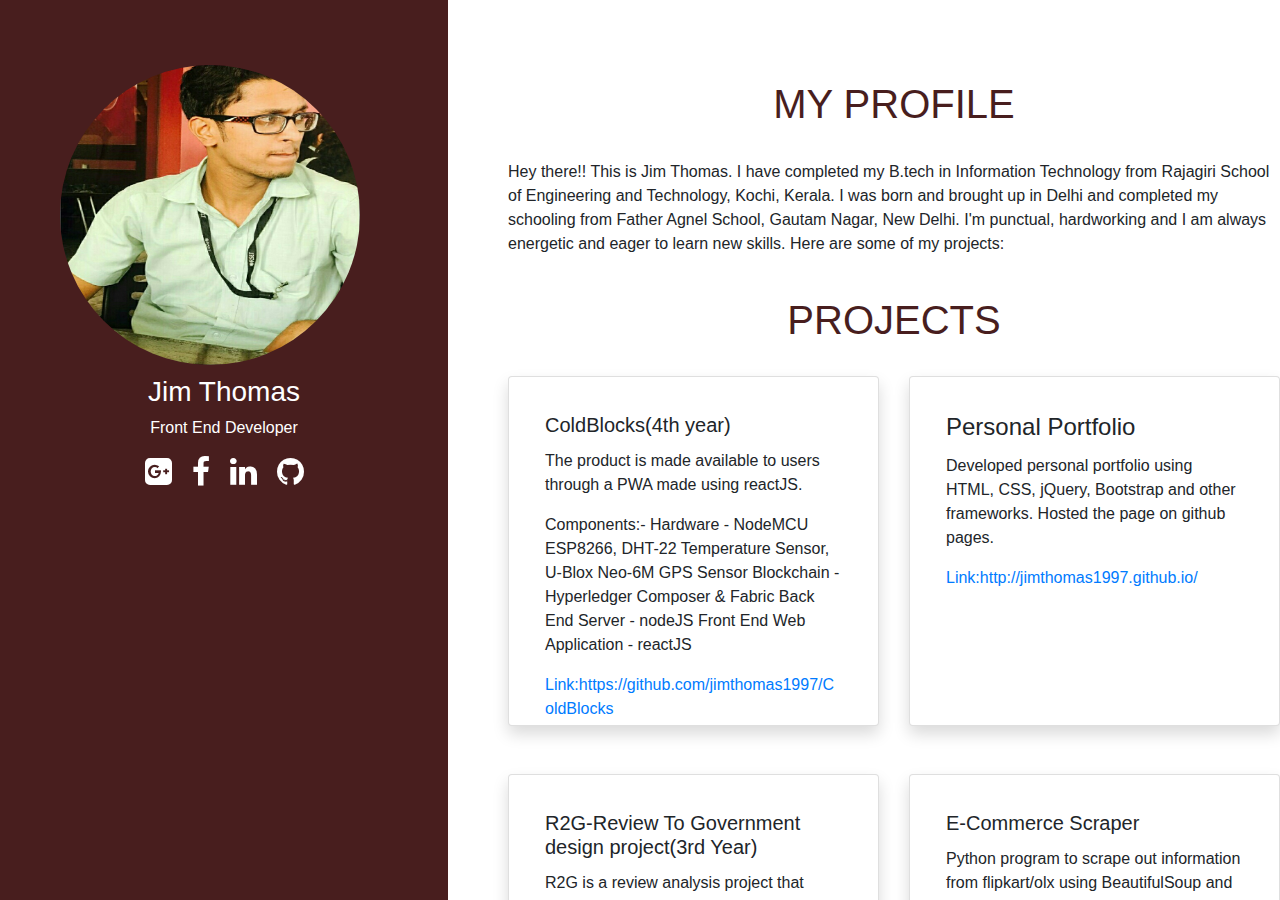
<file: index.html>
<!DOCTYPE html>
<html>

<head>
    <link rel="stylesheet" href="main.css">
    <meta name="viewport" content="width=device-width, initial-scale=1.0">
    <link rel="icon" type="image/png" href="jim-logo.png">
    <meta name="keywords" content="Jim Thomas, Jim, Engineer, Software Engineer, Engineering, Developer, India, kerala Rajagiri, Rajagiri School of Engineering and Technology,
	Front End Developer, Web Scraping, Web Scraping in python, AngularJS, reactJs, Rajagiri Front End Developer,
	Information Technology, IT, it,  Rset, User interface, jmthms833@gmail.com Delhi, New Delhi, kochi, kottayam, HTML, CSS, JavaScript">
    <meta name="description" content="Hey! This is Jim Thomas, Front End Developer. I have completed my Engineering from
	Rajagiri School of Engineering and Technology">
    <meta property="og:image" content="https://user-images.githubusercontent.com/41678679/93890097-997e2180-fd07-11ea-998e-49adaa3a0759.jpg" />
    <link href="https://fonts.googleapis.com/css?family=Open+Sans:300,600,700&display=swap" rel="stylesheet">
    <link rel="stylesheet" href="https://maxcdn.bootstrapcdn.com/bootstrap/4.3.1/css/bootstrap.min.css">
    <script src="https://ajax.googleapis.com/ajax/libs/jquery/3.4.1/jquery.min.js"></script>
    <script src="https://cdnjs.cloudflare.com/ajax/libs/popper.js/1.14.7/umd/popper.min.js"></script>
    <script src="https://maxcdn.bootstrapcdn.com/bootstrap/4.3.1/js/bootstrap.min.js"></script>
    <link rel="stylesheet" href="https://cdnjs.cloudflare.com/ajax/libs/font-awesome/4.7.0/css/font-awesome.min.css">
    <link rel="stylesheet" href="https://cdnjs.cloudflare.com/ajax/libs/animate.css/3.5.2/animate.min.css">
    <link href="https://unpkg.com/aos@2.3.1/dist/aos.css" rel="stylesheet">
    <title>Jim Thomas | Front End Developer | Rajagiri</title>
</head>

<body>
    <div class="container">
        <div>
            <div class="split left ">
                <div class="header-container">
                    <img src="jim.jpg" class="section-one--img" />
                    <div class="text-container">
                        <h3 class="text-white text-center">Jim Thomas</h3>
                        <p class="text-white text-center">Front End Developer</p>
                    </div>
                </div>
                <div class="left-fixed-icons">
                    <a href="mailto:jmthms833@gmail.com" target="_blank"><i style=color:white class="fa fa-2x fa-google-plus-square" data-aos="fade-up" data-aos-delay="300"
					data-aos-offset="-300"></i></a>
                    <a href="https://www.facebook.com/profile.php?id=100001721288539" target="_blank"><i style=color:white class="fa fa-2x fa-facebook-f" data-aos="fade-up" data-aos-delay="350"
					data-aos-offset="-300"></i></a>
                    <a href="https://www.linkedin.com/in/jim-thomas97/" target="_blank"><i style=color:white class="fa fa-2x fa-linkedin" data-aos="fade-up" data-aos-delay="400"
					data-aos-offset="-300"></i></a>
                    <a href="https://github.com/jimthomas1997" target="_blank"><i style=color:white class="fa fa-2x fa-github" data-aos="fade-up" data-aos-delay="450"
					data-aos-offset="-300"></i></a>
                </div>

            </div>




            <div class="split right">

                <section class="section-one">
                    <h1>MY PROFILE</h1>
                    <br>
                    <div class="section-one--para">
                        <p>Hey there!! This is Jim Thomas. I have completed my B.tech in Information Technology from Rajagiri School of Engineering and Technology, Kochi, Kerala. I was born and brought up in Delhi and completed my schooling from Father Agnel
                            School, Gautam Nagar, New Delhi. I'm punctual, hardworking and I am always energetic and eager to learn new skills. Here are some of my projects:
                        </p>
                    </div><br>
                    <h1>PROJECTS</h1><br>
                    <div class="row">

                        <div class="col-sm-6">
                            <div class="card shadow p-3 mb-5 bg-white rounded ">
                                <div class="card-body">
                                    <h5 class="card-title">ColdBlocks(4th year)</h5>
                                    <p class="card-text">
                                        The product is made available to users through a PWA made using reactJS.</p>
                                    <p>Components:- Hardware - NodeMCU ESP8266, DHT-22 Temperature Sensor, U-Blox Neo-6M GPS Sensor Blockchain - Hyperledger Composer & Fabric Back End Server - nodeJS Front End Web Application - reactJS</p>
                                    <a href="https://github.com/jimthomas1997/ColdBlocks">Link:https://github.com/jimthomas1997/ColdBlocks</a>
                                </div>
                            </div>
                        </div>

                        <div class="col-sm-6">
                            <div class="card shadow p-3 mb-5 bg-white rounded">
                                <div class="card-body">
                                    <h4 class="card-title">Personal Portfolio</h4>
                                    <p class="card-text">Developed personal portfolio using HTML, CSS, jQuery, Bootstrap and other frameworks. Hosted the page on github pages.</p>
                                    <a href="http://jimthomas1997.github.io/">Link:http://jimthomas1997.github.io/</a>
                                </div>
                            </div>
                        </div>

                        <div class="col-sm-6">
                            <div class="card shadow p-3 mb-5 bg-white rounded">
                                <div class="card-body">
                                    <h5 class="card-title">R2G-Review To Government design project(3rd Year)</h5>
                                    <p class="card-text">R2G is a review analysis project that scrapes reviews using scrapy and then analyses them using VADER. Reviews were scraped from consumer forum websites. Plotting of results was done using matplotlib. </p>

                                </div>
                            </div>
                        </div>

                        <div class="col-sm-6">
                            <div class="card shadow p-3 mb-5 bg-white rounded">
                                <div class="card-body">
                                    <h5 class="card-title">E-Commerce Scraper</h5>
                                    <p class="card-text">Python program to scrape out information from flipkart/olx using BeautifulSoup and requests. </p>
                                    <h6> To install:</h6>
                                    <p>pip install beautifulsoup4, pip install requests</p>
                                    <a href="https://github.com/jimthomas1997/ecommerce-scrapper">Link:https://github.com/jimthomas1997/ecommerce-scrapper</a>
                                </div>
                            </div>
                        </div>
                    </div>

                </section>

                <section class="section-two">

                    <!-- <h1>EDUCATION</h1>
				<div class="row">
					<div class="col-sm-6">
						<div class="card">
							<div class="card-body">
								<h3 class="card-title">Btech in Information Technology(KTU)</h3>
								<h5 style=font-weight:normal class="card-text">Rajagiri School of Engineering and
									Technology, Kakkanad, Kochi</h5>
								<h5 style=font-weight:normal class="card-text">CGPA: 8.39</h5>

							</div>
						</div>
					</div>
				</div>
				<div class="row">
					<div class="col-sm-6 offset-xl-6">
						<div class="card">
							<div class="card-body">
								<h3 class="card-title">XII (CBSE)</h3>
								<h5 style=font-weight:normal class="card-text">Father Agnel School, Gautam Nagar, New
									Delhi
								</h5>
								<h5 style=font-weight:normal class="card-text">Percentage: 83.6</h5>

							</div>
						</div>
					</div>
				</div>

				<div class="row">
					<div class="col-sm-6">
						<div class="card">
							<div class="card-body">
								<h3 class="card-title">X (CBSE)</h3>
								<h5 style=font-weight:normal class="card-text">Father Agnel School, Gautam Nagar, New
									Delhi
								</h5>
								<h5 style=font-weight:normal class="card-text">CGPA: 8.4</h5>

							</div>
						</div>
					</div>
				</div> -->
                    <h1>EDUCATION</h1>
                    <section class="card-list">
                        <article class="card">
                            <header class="card-header">
                                <h3 class="card-title">Btech in Information Technology (KTU)</h3>
                            </header>
                            <div class="card-body">

                                <h5 style=font-weight:normal class="card-text">Rajagiri School of Engineering and Technology, Kakkanad, Kochi</h5>
                                <h5 style=font-weight:normal class="card-text">CGPA: 8.39</h5>
                            </div>

                        </article>



                        <article class="card">
                            <header class="card-header">
                                <h3 class="card-title">XII (CBSE)</h3>
                            </header>
                            <div class="card-body">

                                <h5 style=font-weight:normal class="card-text">Father Agnel School, Gautam Nagar, New Delhi
                                </h5>
                                <h5 style=font-weight:normal class="card-text">Percentage: 83.6</h5>

                            </div>

                        </article>




                        <article class="card">
                            <header class="card-header">
                                <h3 class="card-title">X (CBSE)</h3>
                            </header>
                            <div class="card-body">

                                <h5 style=font-weight:normal class="card-text">Father Agnel School, Gautam Nagar, New Delhi
                                </h5>
                                <h5 style=font-weight:normal class="card-text">CGPA: 8.4</h5>

                            </div>

                        </article>
                    </section>

                </section>

                <section class="section-three">
                    <h1>SKILLS</h1><br>
                    <p><b>Technical Skills: </b>C++, C, C#, Java, AngularJs, reactJs Python,javascript,PL-SQL, HTML5, CSS,jQuery,Bootstrap, Assembly Language 8085/8051</p>
                    <p><b>Operating System: </b>Windows, Ubuntu</p>
                    <p><b>Software: </b>CISCO packet tracer, star UML, KEIL-IDE</p>
                </section>


                <section class="section-four">
                    <h1>CO-CURRICULAR</h1><br>
                    <p>1st prize for UI/UX in mini hackathon(2018)</p>
                    <p>2nd position in coding competition CODE-ERA by CSI</p>
                    <p>Volunteered for Joshtalks@Kochi,2017</p>
                    <p>Volunteered for ICFOSS Fest,2018</p>
                    <p>3rd year IT branch Representative</p>
                    <p>Member of the Finance Ministry of Father Agnel School, Delhi(2016 batch)</p>
                    <p>Completed <b>NPTEL</b> Online Certification course on <b>BIG DATA COMPUTING</b> with a consolidated score of 74 %.</p>
                    <br><br> <br><br><br><br><br><br><br><br> <br><br><br><br><br><br>
                </section>

            </div>
        </div>

    </div>

    <script src="https://unpkg.com/aos@2.3.1/dist/aos.js"></script>
    <script>
        AOS.init();
    </script>


</body>

</html>
</file>
<file: main.css>
.section-one {
    padding: 60px 0 0 60px;
}

.section-two {
    padding: 120px 0 0 60px;
}

.section-three {
    padding: 120px 0 0 60px;
}

.section-four {
    padding: 120px 0 0 60px;
}

.section-one--img {
    height: 400px;
    width: 400px;
    border-radius: 750px;
    margin-top: 10%;
    margin-left: 35px;
}

h1 {
    /* padding-right: 57px; */
    color: #481E1E;
}

.section-one--para {
    /* margin-right: 20px;
	text-align: justify; */
    display: flex;
    flex-direction: column;
    justify-content: center;
}

.section-one--content_right {
    display: flex;
    flex-direction: column;
    justify-content: center;
}

.left-fixed-icons {
    display: flex;
    flex-direction: row;
    justify-content: center;
}

.left-fixed-icons .fa {
    padding: 0 10px;
    cursor: pointer;
}

h1 {
    text-align: center;
}

.section-one .card {
    height: 400px;
    margin-bottom: 30px;
    margin-right: 30px;
}


/* 
.section-two .card {
	text-align: center;
	border: none;
	height: 200px;
	margin-bottom: 30px;
	margin-right: 30px;
	width: 350px;
} */

.split {
    height: 100%;
    position: fixed;
    z-index: 1;
    top: 0;
    overflow-x: hidden;
    padding-top: 20px;
}

.left {
    width: 35%;
    left: 0;
    background-color: hsl(0, 42%, 20%);
    overflow-y: hidden;
}

.left h3 {
    padding-top: 10px;
}

.right {
    width: 65%;
    right: 0;
    background-color: white;
}

.item {
    width: 200px;
    height: 200px;
    margin: 50px auto;
    padding-top: 75px;
    background: rgba(255, 85, 0, .7);
    text-align: center;
    color: #4E4C48;
    font-size: 1.5em;
}

.card-list {
    display: flex;
    padding: 3rem;
    /* overflow-x: scroll; */
}

.card-list::-webkit-scrollbar {
    width: 10px;
    height: 10px;
}

.card-list::-webkit-scrollbar-thumb {
    background: #201c29;
    border-radius: 5px;
    box-shadow: inset 1px 1px 1px hsla(0, 0%, 100%, .25), inset -2px -2px 2px rgba(0, 0, 0, .25);
}

.card-list::-webkit-scrollbar-track {
    background: linear-gradient(90deg, #201c29, #201c29 1px, #17141d 0, #17141d);
}

.card {
    height: 350px;
    width: 400px;
    min-width: 250px;
    padding: 1.5rem;
    border-radius: 16px;
    background: #17141d;
    box-shadow: -1rem 0 3rem #000;
    display: flex;
    flex-direction: column;
    transition: .2s;
    margin: 0;
    scroll-snap-align: start;
    clear: both;
    position: relative;
}

.card:focus-within~.card,
.card:hover~.card {
    transform: translateX(130px);
}

.card:hover {
    transform: translateY(-1rem);
}

.card:not(:first-child) {
    margin-left: -130px;
}

.card-header {
    margin-bottom: auto;
    height: 120px;
    color: #481E1E
}

.card-header p {
    font-size: 14px;
    margin: 0 0 1rem;
    color: #7a7a8c;
}

.card-header h2 {
    font-size: 20px;
    margin: .25rem 0 auto;
    text-decoration: none;
    color: inherit;
    border: 0;
    display: inline-block;
    cursor: pointer;
}

.card-header h2:hover {
    background: linear-gradient(90deg, #ff8a00, #e52e71);
    text-shadow: none;
    -webkit-text-fill-color: transparent;
    -webkit-background-clip: text;
    background-clip: text;
}

@media only screen and (max-width: 1360px) {
    .section-one--img {
        margin-left: 60px;
        height: 350px;
        width: 350px;
        border-radius: 750px;
    }
    .section-two .card .card-header .card-title {
        font-size: 20px;
        text-align: left;
    }
}

@media only screen and (max-width: 1305px) {
    .section-one--img {
        margin-left: 60px;
        height: 300px;
        width: 300px;
    }
    .section-one .row .card {
        height: 350px;
        width: 100%;
    }
    .section-two .card .card-header .card-title {
        font-size: 20px;
        text-align: left;
    }
}

@media only screen and (max-width: 1226px) {
    .section-one--img {
        margin-left: 60px;
        height: 250px;
        width: 250px;
    }
    .section-one .row .card {
        height: 450px;
        width: 100%;
    }
}

@media only screen and (max-width: 950px) {
    .section-one--img {
        margin-left: 60px;
        height: 200px;
        width: 200px;
    }
    .section-one .row .card {
        height: 500px;
        width: 100%;
    }
    /* .section-two .card{
		width:400px;
	} */
}

@media only screen and (max-width: 887px) {
    .section-one .row .card {
        height: 480px;
        width: 100%;
    }
}

@media (max-width: 767px) {
    .section-one--img {
        height: 150px;
        width: 150px;
        border-radius: 750px;
        /* margin: 5% auto; */
    }
    .header-container {
        display: flex;
        flex-direction: row;
        justify-content: space-around;
    }
    .header-container h3 {
        /* height:50%; */
        margin: 0;
    }
    .header-container p {
        /* height: 50%; */
        margin: 0;
    }
    .text-container {
        display: flex;
        flex-direction: column;
        justify-content: center;
        margin: 16px;
    }
    .left {
        position: absolute;
        width: 100%;
        background-color: hsl(0, 42%, 20%);
        height: 50%;
    }
    .right {
        float: none;
        margin-top: 70%;
        width: 100%;
        right: 0;
        background-color: white;
    }
    .right .section-one {
        margin-top: -50px;
        padding-left: 15px;
        padding-right: 15px;
    }
    .section-one .card {
        min-height: 327px;
        margin: 0 0 30px 0 !important;
    }
    .section-one--para {
        padding: 0 0 10px 10px;
        /* margin-right: 60px; */
        text-align: justify;
    }
    h1 {
        /* padding-right: 57px; */
        color: #481E1E;
    }
    .section-two {
        padding-left: 10px
    }
    .section-two .card {
        width: 100%;
    }
    .section-two .card h3 {
        font-size: 20px;
    }
    .section-two .card .card-header {
        height: 200px;
    }
    .section-two .card .card-header .card-title {
        font-size: 15px;
        text-align: left;
    }
    .section-two .card .card-body h5 {
        font-size: 14px;
    }
    .section-two h1 {
        padding: 0px
    }
    .section-three {
        padding-left: 0px;
        text-align: center;
    }
    .section-three h1 {
        padding: 0px
    }
    .section-four {
        padding-left: 0px;
        text-align: center;
    }
}
</file>
